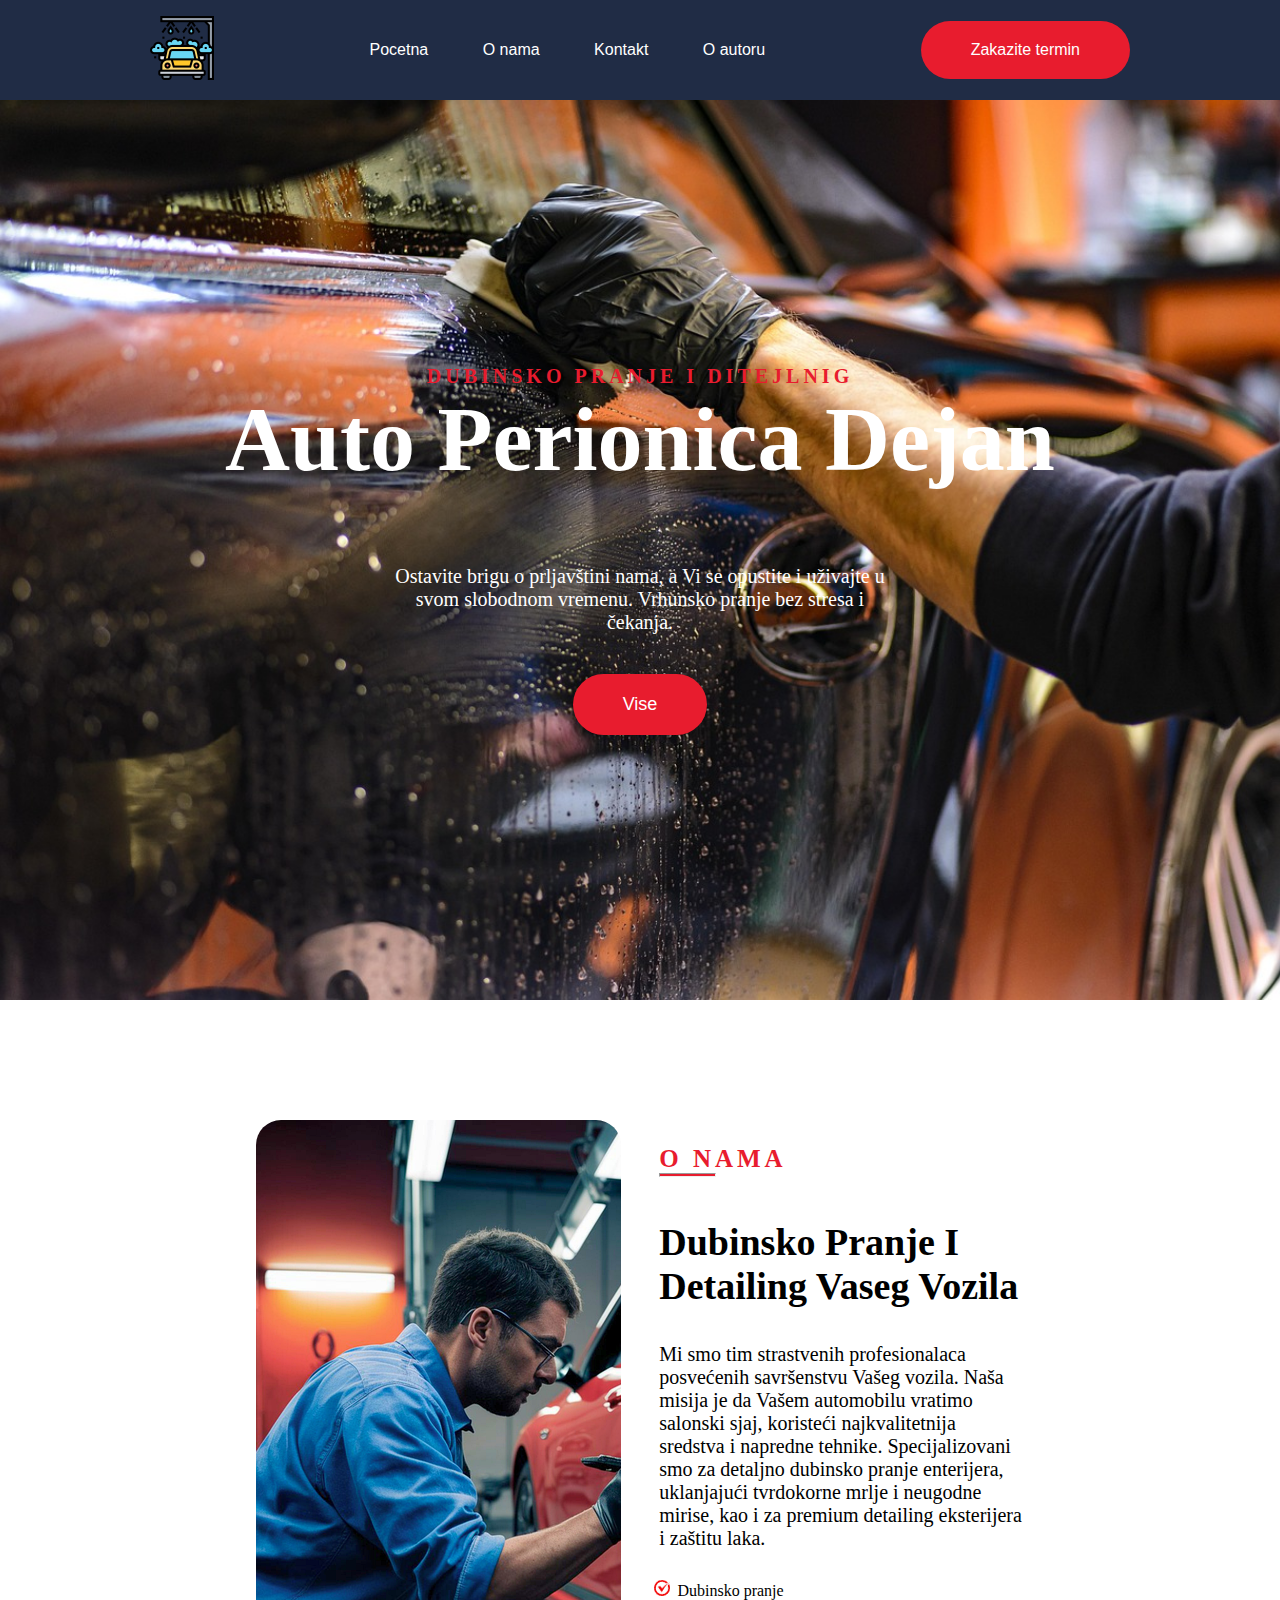
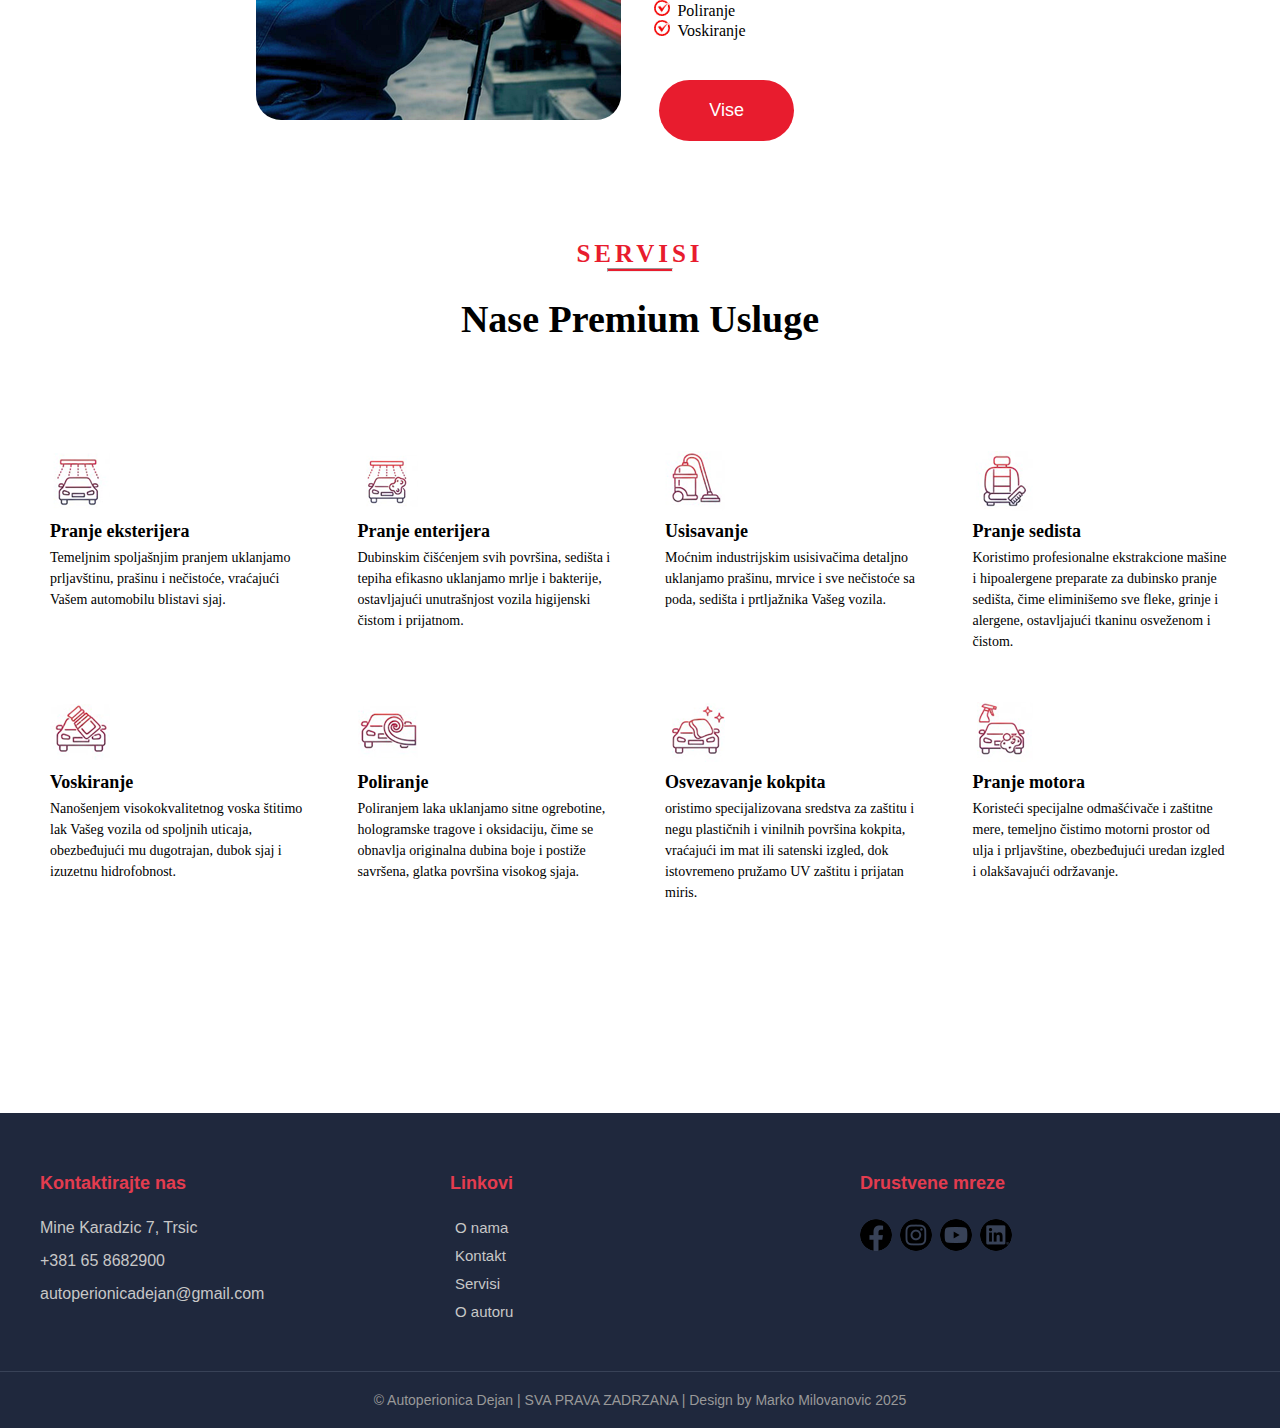
<file: index.html>
<!DOCTYPE html>
<html lang="en">
  <head>
    <meta charset="UTF-8" />
    <meta name="viewport" content="width=device-width, initial-scale=1.0" />
    <meta name="description" content="Autoperionica Dejan nudi profesionalno pranje automobila, unutrašnje i spoljašnje čišćenje i negu vozila.">
    <meta name="keywords" content="autoperionica, pranje automobila, auto pranje, unutrašnje pranje auta, spoljašnje pranje vozila, dubinsko pranje, nega vozila, Autoperionica Dejan
">
    <link rel="stylesheet" href="css/style.css" type="text/css" />
    <link rel="icon" type="image/png" sizes="32x32" href="favicon.png">
    

    <title>Autoperionica Dejan</title>
  </head>
  <body>
   
    <header>
     
      <a href="index.html"><div id="logo"><img src="assets/logo.png" alt="Logo"/></div></a>
      <nav id="navigation">
        <a href="index.html" class="menu"> Pocetna</a>
        <a href="about.html" class="menu margin-left-10px"> O nama</a>
        <a href="contact.html" class="menu margin-left-10px"> Kontakt</a>
        <a href="autor.html" class="menu margin-left-10px"> O autoru</a>
      </nav>
      <a href="contact.html"><div id="term" class="button-hover">Zakazite termin</div></a>
    </header>
  
  <div class="bg-box bg-img">
        <div class="slogan"> 
        
        <h3> Dubinsko pranje i ditejlnig</h3>
        <h1> Auto perionica Dejan</h1>
        <br/><br/><br/>
        <p>Ostavite brigu o prljavštini nama, a Vi se opustite i uživajte u svom slobodnom vremenu. Vrhunsko pranje bez stresa i čekanja. </p>
        <a href="about.html"><button class="button-hover"> Vise </button></a>
    </div>
  </div>
    
  <div id="about-us">

    <div class="about-us-block car-about-us">
      

    </div>

    <div class="about-us-block about-us-content">

      <p class="section-title"> O nama
      <hr class="line">
      </p>
      <br>
      <h1> Dubinsko pranje i detailing vaseg vozila</h1>
      <p class="about-us-description">

        Mi smo tim strastvenih profesionalaca posvećenih savršenstvu Vašeg vozila. Naša misija je da Vašem automobilu vratimo salonski sjaj, koristeći najkvalitetnija sredstva i napredne tehnike. Specijalizovani smo za detaljno dubinsko pranje enterijera, uklanjajući tvrdokorne mrlje i neugodne mirise, kao i za premium detailing eksterijera i zaštitu laka.

      </p>
      <ul class="margin-bottom-40px">
        <li class="red-check-mark">Dubinsko pranje</li>
        <li class="red-check-mark">Poliranje</li>
        <li class="red-check-mark">Voskiranje</li>
      </ul>

       <a href="about.html" ><button class="button-hover"> Vise </button></a>

    </div>
</div>

    <div class="services-block">

    <div class="services-content">
      <p class="section-title"> Servisi
      <hr class="services-line">
      </p>
      <h1> Nase premium usluge</h1>
    </div>
  
    <div class="services-grid">
        
        <div class="service-item">
            <div class="icon-placeholder exterior-washing"></div>
            <h3>Pranje eksterijera</h3>
            <p>Temeljnim spoljašnjim pranjem uklanjamo prljavštinu, prašinu i nečistoće, vraćajući Vašem automobilu blistavi sjaj.</p>
        </div>
        
        <div class="service-item">
            <div class="icon-placeholder interior-washing"></div>
            <h3>Pranje enterijera</h3>
            <p>Dubinskim čišćenjem svih površina, sedišta i tepiha efikasno uklanjamo mrlje i bakterije, ostavljajući unutrašnjost vozila higijenski čistom i prijatnom.</p>
        </div>

        <div class="service-item">
            <div class="icon-placeholder vacuum-cleaning"></div>
            <h3>Usisavanje</h3>
            <p>Moćnim industrijskim usisivačima detaljno uklanjamo prašinu, mrvice i sve nečistoće sa poda, sedišta i prtljažnika Vašeg vozila.</p>
        </div>

        <div class="service-item">
            <div class="icon-placeholder seats-washing"></div>
            <h3>Pranje sedista</h3>
            <p>Koristimo profesionalne ekstrakcione mašine i hipoalergene preparate za dubinsko pranje sedišta, čime eliminišemo sve fleke, grinje i alergene, ostavljajući tkaninu osveženom i čistom.</p>
        </div>
        
        <div class="service-item">
            <div class="icon-placeholder waxing"></div>
            <h3>Voskiranje</h3>
            <p>Nanošenjem visokokvalitetnog voska štitimo lak Vašeg vozila od spoljnih uticaja, obezbeđujući mu dugotrajan, dubok sjaj i izuzetnu hidrofobnost.</p>
        </div>

        <div class="service-item">
            <div class="icon-placeholder polish"></div>
            <h3>Poliranje</h3>
            <p>Poliranjem laka uklanjamo sitne ogrebotine, hologramske tragove i oksidaciju, čime se obnavlja originalna dubina boje i postiže savršena, glatka površina visokog sjaja.</p>
        </div>
        
        <div class="service-item">
            <div class="icon-placeholder cockpit"></div>
            <h3>Osvezavanje kokpita</h3>
            <p>oristimo specijalizovana sredstva za zaštitu i negu plastičnih i vinilnih površina kokpita, vraćajući im mat ili satenski izgled, dok istovremeno pružamo UV zaštitu i prijatan miris.</p>
        </div>

        <div class="service-item">
            <div class="icon-placeholder engine"></div>
            <h3>Pranje motora</h3>
            <p>Koristeći specijalne odmašćivače i zaštitne mere, temeljno čistimo motorni prostor od ulja i prljavštine, obezbeđujući uredan izgled i olakšavajući održavanje.</p>
        </div>
    
    
    </div>


    <footer class="site-footer">
    <div class="footer-container">
        
        <div class="footer-column contact-info">
            <h4>Kontaktirajte nas</h4>
            <ul>
                <li>
                   Mine Karadzic 7, Trsic 
                </li>
                <li>
                     +381 65 8682900
                </li>
                <li>
                  autoperionicadejan@gmail.com
                </li>
            </ul>
            
        </div>
        
        <div class="footer-column quick-links">
            <h4>Linkovi</h4>
            <ul>
                <li><a href="about.html" >O nama</a></li>
                <li><a href="contact.html" >Kontakt</a></li>
                <li><a href="services.html" >Servisi</a></li>
                <li><a href="autor.html" >O autoru</a></li>
               
            </ul>
        </div>
        
        <div class="footer-column quick-links">
            <h4>Drustvene mreze</h4>
            <div class="social-links">
             
                <a href="https://www.facebook.com/" target="_blank" class="social-icon facebook"></a>
                <a href="https://www.instagram.com/" target="_blank" class="social-icon instagram"></a>
                <a href="https://www.youtube.com/" target="_blank" class="social-icon youtube"></a>
                <a href="https://www.linkedin.com/" target="_blank" class="social-icon linkedin"></a>
            </div>
        </div>
        
        

    </div>
    
    <div class="footer-bottom">
        <p>&copy; Autoperionica Dejan | SVA PRAVA ZADRZANA | Design by Marko Milovanovic 2025 </p>
    </div>
</footer>
   


  </body>
</html>
</file>
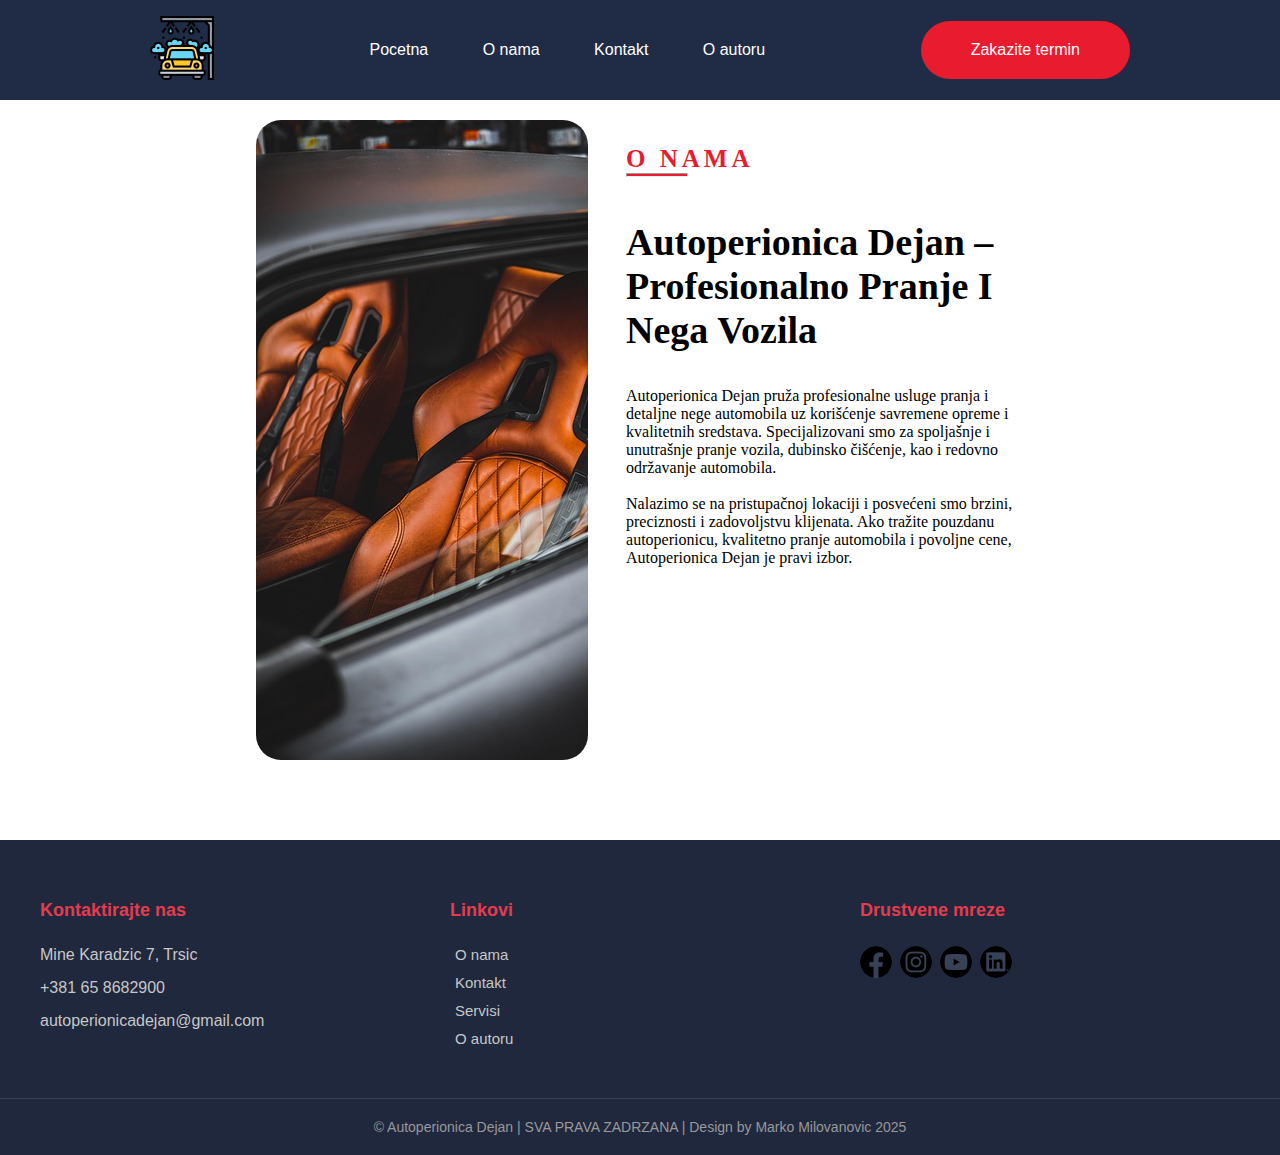
<file: about.html>
<!DOCTYPE html>
<html lang="en">
  <head>
    <meta charset="UTF-8" />
    <meta name="viewport" content="width=device-width, initial-scale=1.0" />
    <meta name="description" content="Autoperionica Dejan je porodična firma specijalizovana za profesionalno pranje i negu automobila. Kvalitetna usluga i dugogodišnje iskustvo.">
    <meta name="keywords" content="o nama, Autoperionica Dejan, profesionalno pranje automobila, iskustvo i posvećenost, porodična autoperionica">
    <link rel="stylesheet" href="css/style.css" type="text/css" />
    <link rel="icon" type="image/png" sizes="32x32" href="favicon.png">
    <title>Autoperionica Dejan</title>
  </head>
  <body>
   
    <header>
     
      <a href="index.html"><div id="logo"><img src="assets/logo.png" alt="Logo"/></div></a>
      <nav id="navigation">
        <a href="index.html" class="menu"> Pocetna</a>
        <a href="about.html" class="menu margin-left-10px"> O nama</a>
        <a href="contact.html" class="menu margin-left-10px"> Kontakt</a>
        <a href="autor.html" class="menu margin-left-10px"> O autoru</a>
      </nav>
      <a href="#"><div id="term" class="button-hover">Zakazite termin</div></a>
    </header>





<div id="about-us">

    <div class="about-us-block car-about-us about_us_2">
      



    </div>

    <div class="about-us-block about-us-content">

      <p class="section-title"> O Nama
      <hr class="line">
      </p>
      <br>
      <h1> Autoperionica Dejan – Profesionalno pranje i nega vozila</h1>
    
<p class="about-us-description"></p>
Autoperionica Dejan pruža profesionalne usluge pranja i detaljne nege 
automobila uz korišćenje savremene opreme i kvalitetnih sredstava. 
Specijalizovani smo za spoljašnje i unutrašnje pranje vozila, dubinsko čišćenje,
kao i redovno održavanje automobila. <br/></br>

Nalazimo se na pristupačnoj lokaciji i posvećeni smo brzini, preciznosti i zadovoljstvu klijenata. Ako tražite pouzdanu autoperionicu, kvalitetno pranje automobila i povoljne cene, Autoperionica Dejan je pravi izbor.      </p>
    </p>      
</div>
</div>







        <footer class="site-footer">
    <div class="footer-container">
        
        <div class="footer-column contact-info">
            <h4>Kontaktirajte nas</h4>
            <ul>
                <li>
                   Mine Karadzic 7, Trsic 
                </li>
                <li>
                     +381 65 8682900
                </li>
                <li>
                  autoperionicadejan@gmail.com
                </li>
            </ul>
            
        </div>
        
        <div class="footer-column quick-links">
            <h4>Linkovi</h4>
            <ul>
                <li><a href="about.html" >O nama</a></li>
                <li><a href="contact.html" >Kontakt</a></li>
                <li><a href="services.html" >Servisi</a></li>
                <li><a href="autor.html" >O autoru</a></li>
               
            </ul>
        </div>
        
        <div class="footer-column quick-links">
            <h4>Drustvene mreze</h4>
            <div class="social-links">
             
                <a href="https://www.facebook.com/" target="_blank" class="social-icon facebook"></a>
                <a href="https://www.instagram.com/" target="_blank" class="social-icon instagram"></a>
                <a href="https://www.youtube.com/" target="_blank" class="social-icon youtube"></a>
                <a href="https://www.linkedin.com/" target="_blank" class="social-icon linkedin"></a>
            </div>
        </div>
        
        

    </div>
    
    <div class="footer-bottom">
        <p>&copy; Autoperionica Dejan | SVA PRAVA ZADRZANA | Design by Marko Milovanovic 2025 </p>
    </div>
</footer>
   


  </body>
</html>
</file>
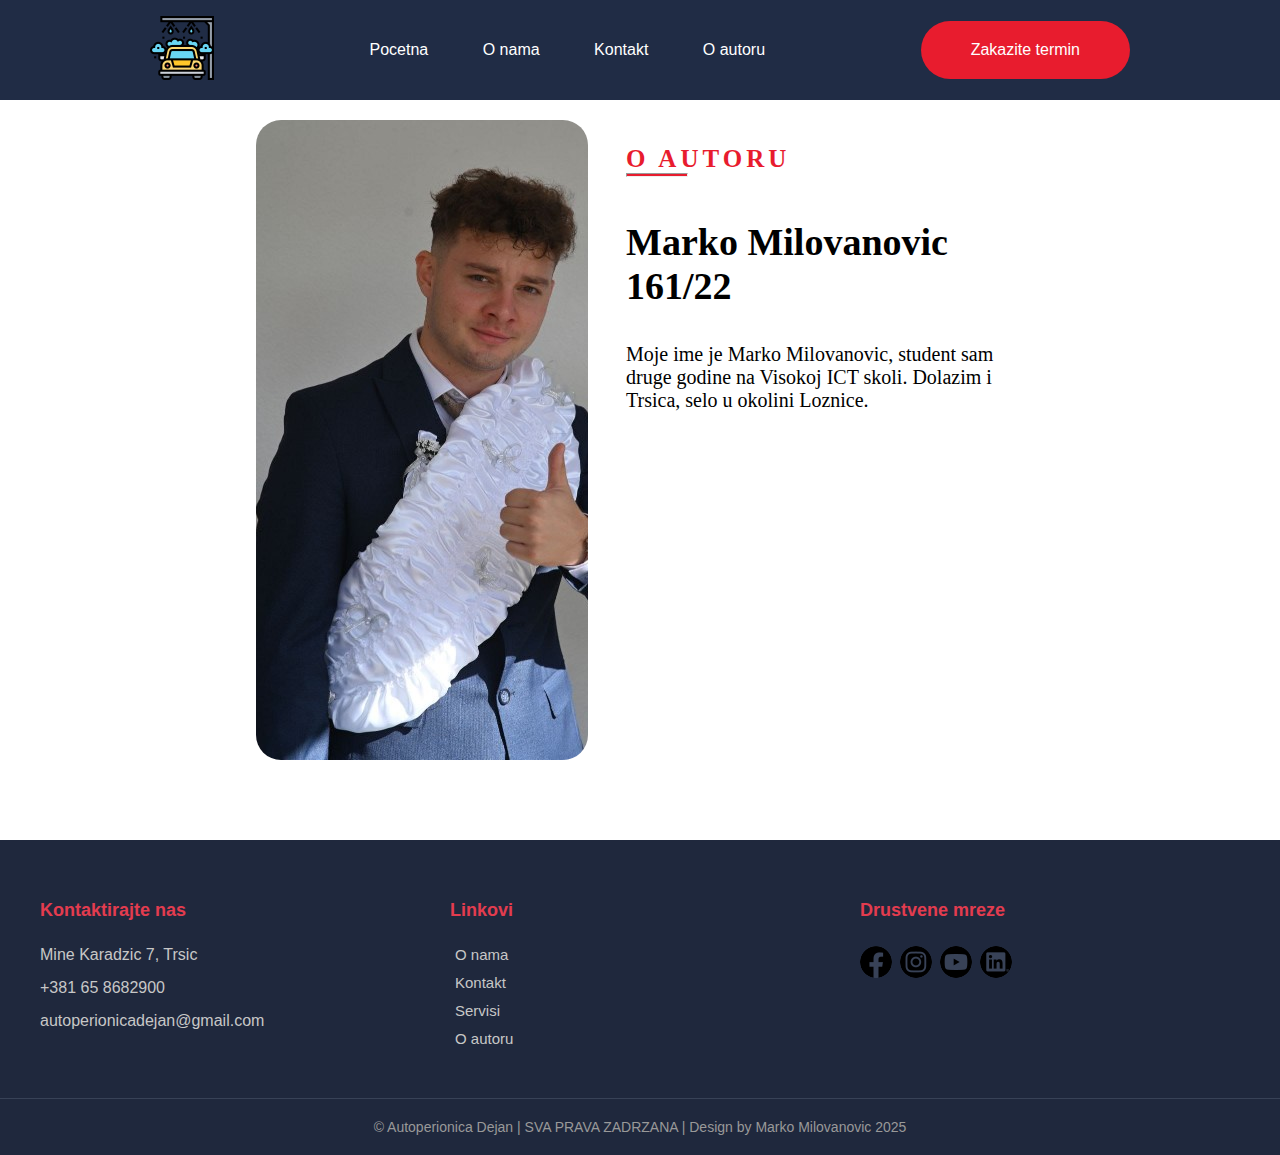
<file: autor.html>
<!DOCTYPE html>
<html lang="en">
  <head>
    <meta charset="UTF-8" />
    <meta name="viewport" content="width=device-width, initial-scale=1.0" />
    <meta name="description" content="Saznajte više o osnivaču Autoperionice Dejan i njegovoj posvećenosti kvalitetnom pranju automobila.">
    <meta name="keywords" content="o autoru, vlasnik Autoperionice Dejan, Dejan autoperionica, profesionalno pranje, iskustvo u nezi vozila">

    <link rel="stylesheet" href="css/style.css" type="text/css" />
    <link rel="icon" type="image/png" sizes="32x32" href="favicon.png">
    
    <title>Autoperionica Dejan</title>
  </head>
  <body>
    <header>
     
      <a href="index.html"><div id="logo"><img src="assets/logo.png" alt="Logo"/></div></a>
      <nav id="navigation">
        <a href="index.html" class="menu"> Pocetna</a>
        <a href="about.html" class="menu margin-left-10px"> O nama</a>
        <a href="contact.html" class="menu margin-left-10px"> Kontakt</a>
        <a href="autor.html" class="menu margin-left-10px"> O autoru</a>
      </nav>
      <a href="contact.html"><div id="term" class="button-hover">Zakazite termin</div></a>
    </header>





    <div id="about-us">

    <div class="about-us-block car-about-us autor">
      



    </div>

    <div class="about-us-block about-us-content">

      <p class="section-title"> O autoru
      <hr class="line">
      </p>
      <br>
      <h1> Marko Milovanovic 161/22</h1>
      <p class="about-us-description">

        Moje ime je Marko Milovanovic, student sam druge godine na Visokoj ICT skoli. Dolazim i Trsica, selo u okolini Loznice.
      </p>
      </div>
</div>











        <footer class="site-footer">
    <div class="footer-container">
        
        <div class="footer-column contact-info">
            <h4>Kontaktirajte nas</h4>
            <ul>
                <li>
                   Mine Karadzic 7, Trsic 
                </li>
                <li>
                     +381 65 8682900
                </li>
                <li>
                  autoperionicadejan@gmail.com
                </li>
            </ul>
            
        </div>
        
        <div class="footer-column quick-links">
            <h4>Linkovi</h4>
            <ul>
                <li><a href="about.html" >O nama</a></li>
                <li><a href="contact.html" >Kontakt</a></li>
                <li><a href="services.html" >Servisi</a></li>
                <li><a href="autor.html" >O autoru</a></li>
               
            </ul>
        </div>
        
        <div class="footer-column quick-links">
            <h4>Drustvene mreze</h4>
            <div class="social-links">
             
                <a href="https://www.facebook.com/" target="_blank" class="social-icon facebook"></a>
                <a href="https://www.instagram.com/" target="_blank" class="social-icon instagram"></a>
                <a href="https://www.youtube.com/" target="_blank" class="social-icon youtube"></a>
                <a href="https://www.linkedin.com/" target="_blank" class="social-icon linkedin"></a>
            </div>
        </div>
        
        

    </div>
    
    <div class="footer-bottom">
        <p>&copy; Autoperionica Dejan | SVA PRAVA ZADRZANA | Design by Marko Milovanovic 2025 </p>
    </div>
</footer>
   


  </body>
</html>
</file>
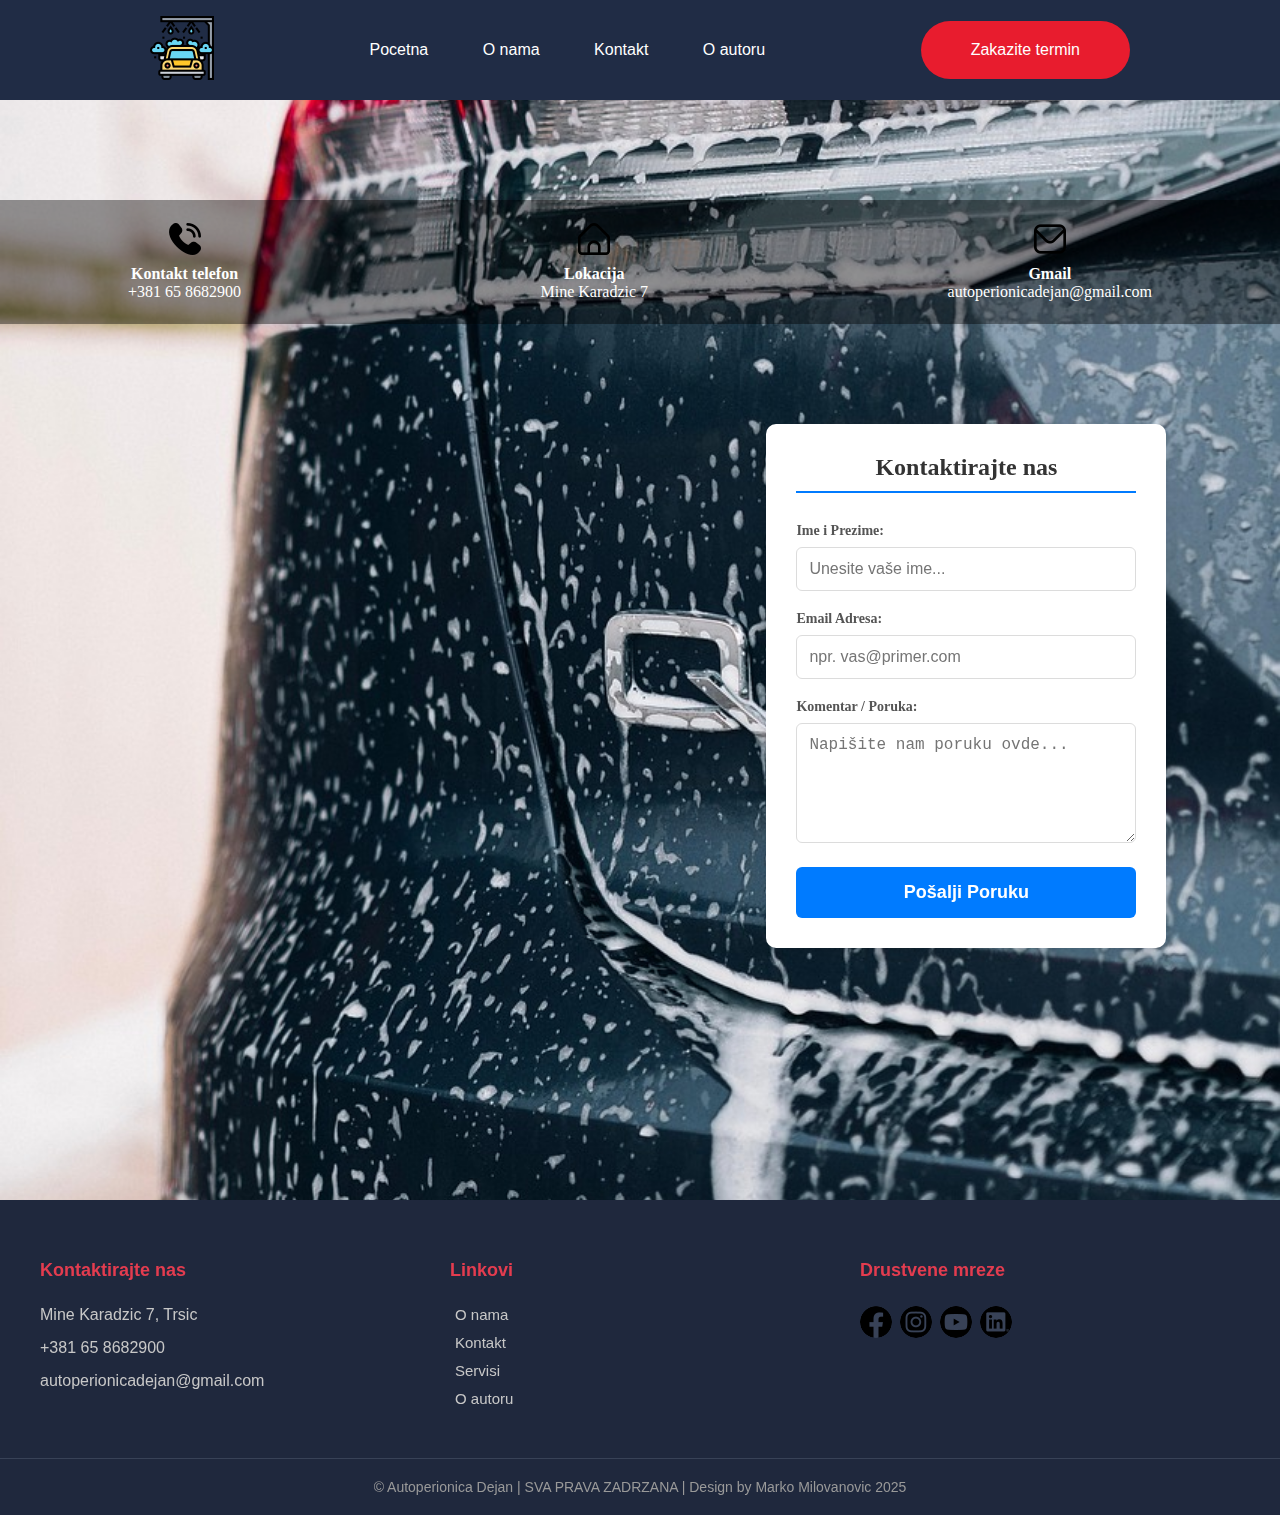
<file: contact.html>
<!DOCTYPE html>
<html lang="en">
  <head>
    <meta charset="UTF-8" />
    <meta name="viewport" content="width=device-width, initial-scale=1.0" />
    <meta
      name="description"
      content="Kontaktirajte Autoperionicu Dejan za profesionalno pranje automobila."
    />
    <meta
      name="keywords"
      content="kontakt autoperionica, pozovi autoperionicu, adresa Autoperionica Dejan, radno vreme Autoperionica, Autoperionica Dejan kontakt"
    />
    <link rel="stylesheet" href="css/style.css" type="text/css" />
    <link rel="icon" type="image/png" sizes="32x32" href="favicon.png" />
    <title>Autoperionica Dejan</title>
  </head>
  <body>
    <header>
      <a href="index.html"
        ><div id="logo"><img src="assets/logo.png" alt="Logo" /></div
      ></a>
      <nav id="navigation">
        <a href="index.html" class="menu"> Pocetna</a>
        <a href="about.html" class="menu margin-left-10px"> O nama</a>
        <a href="contact.html" class="menu margin-left-10px"> Kontakt</a>
        <a href="autor.html" class="menu margin-left-10px"> O autoru</a>
      </nav>
      <a href="contact.html"><div id="term" class="button-hover">Zakazite termin</div></a>
    </header>

    <div class="bg-box bg-img contact">
      <div class="contact-info-n">
        <div class="item-contact-info">
          <div class="item-info-img phone"></div>
          <div class="item-info-text">
            <h4>Kontakt telefon</h4>
            <p>+381 65 8682900</p>
          </div>
        </div>

        <div class="item-contact-info">
          <div class="item-info-img address"></div>
          <div class="item-info-text">
            <h4>Lokacija</h4>
            <p>Mine Karadzic 7</p>
          </div>
        </div>

        <div class="item-contact-info">
          <div class="item-info-img gmail"></div>
          <div class="item-info-text">
            <h4>Gmail</h4>
            <p>autoperionicadejan@gmail.com</p>
          </div>
        </div>
      </div>

      <div class="contact-map-form">
        <div>
          <iframe
            src="https://www.google.com/maps/embed?pb=!1m18!1m12!1m3!1d1422.8646591918625!2d19.259093588598763!3d44.500212887117264!2m3!1f0!2f0!3f0!3m2!1i1024!2i768!4f13.1!3m3!1m2!1s0x475963d3d9d4a967%3A0x38951a684c1192ee!2sAutoperionica%20Dejan%20Tr%C5%A1i%C4%87!5e0!3m2!1ssr!2srs!4v1762748745663!5m2!1ssr!2srs"
            width="600"
            height="550"
            style="border: 0"
            allowfullscreen=""
            loading="lazy"
            referrerpolicy="no-referrer-when-downgrade"
          >
          </iframe>
        </div>

        <div>
          <form class="contact-form">
            <h2 class="form-title">Kontaktirajte nas</h2>

            <div class="form-group">
              <label for="name">Ime i Prezime:</label>
              <input
                type="text"
                id="name"
                name="ime_prezime"
                placeholder="Unesite vaše ime..."
                required
              />
            </div>

            <div class="form-group">
              <label for="email">Email Adresa:</label>
              <input
                type="email"
                id="email"
                name="email_adresa"
                placeholder="npr. vas@primer.com"
                required
              />
            </div>

            <div class="form-group">
              <label for="comment">Komentar / Poruka:</label>
              <textarea
                id="comment"
                name="tekst_poruke"
                rows="5"
                placeholder="Napišite nam poruku ovde..."
                required
              ></textarea>
            </div>

            <button type="submit" class="submit-button">Pošalji Poruku</button>
          </form>
        </div>
      </div>
    </div>

    <footer class="site-footer">
      <div class="footer-container">
        <div class="footer-column contact-info">
          <h4>Kontaktirajte nas</h4>
          <ul>
            <li>Mine Karadzic 7, Trsic</li>
            <li>+381 65 8682900</li>
            <li>autoperionicadejan@gmail.com</li>
          </ul>
        </div>

        <div class="footer-column quick-links">
          <h4>Linkovi</h4>
          <ul>
            <li><a href="about.html">O nama</a></li>
            <li><a href="contact.html">Kontakt</a></li>
            <li><a href="services.html">Servisi</a></li>
            <li><a href="autor.html">O autoru</a></li>
          </ul>
        </div>

        <div class="footer-column quick-links">
          <h4>Drustvene mreze</h4>
          <div class="social-links">
            <a
              href="https://www.facebook.com/"
              target="_blank"
              class="social-icon facebook"
            ></a>
            <a
              href="https://www.instagram.com/"
              target="_blank"
              class="social-icon instagram"
            ></a>
            <a
              href="https://www.youtube.com/"
              target="_blank"
              class="social-icon youtube"
            ></a>
            <a
              href="https://www.linkedin.com/"
              target="_blank"
              class="social-icon linkedin"
            ></a>
          </div>
        </div>
      </div>

      <div class="footer-bottom">
        <p>
          &copy; Autoperionica Dejan | SVA PRAVA ZADRZANA | Design by Marko
          Milovanovic 2025
        </p>
      </div>
    </footer>
  </body>
</html>
</file>
<file: css/style.css>
* {
  margin: 0px;
  padding: 0px;
}

/* index */

a:visited {
  color: #fff;
  text-decoration: none;
}
a:link {
  color: #fff;
  text-decoration: none;
}

header {
  font-family: "Franklin Gothic Medium", "Arial Narrow", Arial, sans-serif;
  position: sticky;
  top: 0;
  color: #fff;
  height: 100px;
  padding: 0px 150px;
  display: flex;
  justify-content: space-between;
  align-items: center;
  background-color: #202c45;
  z-index: 24;
}

#navigation {
  padding: 0px 20px;
}
.menu {
  width: 10px;
  height: 50px;
  padding: 20px;
  border-radius: 35%;
}
.menu:hover {
  color: #e81c2e;
}
.margin-left-10px {
  margin-left: 10px;
}

#term {
  background-color: #e81c2e;
  padding: 20px 50px;
  border-radius: 65px;
}

.bg-box {
  display: flex;
  justify-content: center;
  align-items: center;
  height: 900px;
  width: 100%;
  margin-bottom: 100px;
}
.bg-img {
  background-image: url("../assets/bg-img.jpg");
  background-repeat: no-repeat;
  background-position: center;
  background-size: cover;
}
.slogan h3 {
  color: #e81c2e;
  font-size: 20px;
  font-weight: 700;
  letter-spacing: 4px;
  text-transform: uppercase;
  margin-bottom: 0px;
}
.slogan {
  position: absolute;
  max-width: 900px;
  padding: 0 15px;
  text-align: center;
  display: flex;
  align-items: center;
  justify-content: center;
  flex-direction: column;
  z-index: 2;
}

.slogan p {
  max-width: 500px;
  color: #fff;
  font-size: 20px;
  margin-bottom: 40px;
}
.slogan h1 {
  color: #ffffff;
  font-size: 90px;
  font-weight: 700;
  margin-bottom: 20px;
  text-transform: capitalize;
}

.slogan button {
  padding: 20px 50px;
  text-align: center;
  font-size: 18px;
  font-weight: 500;
  color: #ffffff;
  background: #e81c2e;
  border: none;
  border-radius: 60px;
}

#about-us {
  margin: auto;
  display: flex;
  justify-content: space-between;
  padding: 20px;
  height: 600px;
  width: 60%;
  margin-bottom: 100px;
}

.about-us-block {
  width: 100%;
  height: 600px;
}

.car-about-us {
  background-image: url("../assets/car-about-us.png");
  background-repeat: no-repeat;
  border-radius: 25px;
}

.about-us-content {
  margin-left: 5%;
  padding-top: 25px;
}

.section-title {
  color: #e81c2e;
  font-size: 25px;
  font-weight: 700;
  letter-spacing: 4px;
  text-transform: uppercase;
  margin-bottom: 0px;
}
.line {
  width: 15%;
  height: 2px;
  background-color: #e81c2e;
}
.about-us-content h1 {
  margin-top: 25px;
  color: #000;
  font-size: 38px;
  font-weight: 700;
  margin-bottom: 20px;
  text-transform: capitalize;
}
.about-us-description {
  margin-top: 35px;
  max-width: 500px;
  color: #000;
  font-size: 20px;
  margin-bottom: 30px;
}
.about-us-content ul {
  margin-left: 5%;
}
.red-check-mark {
  list-style-image: url("../assets/red-check-mark.png");
}
.about-us-block button {
  padding: 20px 50px;
  text-align: center;
  font-size: 18px;
  font-weight: 500;
  color: #ffffff;
  background: #e81c2e;
  border: none;
  border-radius: 60px;
}
.margin-bottom-40px {
  margin-bottom: 40px;
}
.services-content h1 {
  margin-top: 25px;
  color: #000;
  font-size: 38px;
  font-weight: 700;
  margin-bottom: 20px;
  text-transform: capitalize;
}
.services-content {
  display: flex;
  align-items: center;
  flex-direction: column;
}

.services-line {
  width: 5%;
  height: 2px;
  background-color: #e81c2e;
}

.services-grid {
  display: grid;
  grid-template-columns: repeat(4, 1fr);
  gap: 30px;

  max-width: 1200px;
  margin: 80px auto 200px auto;
  padding: 0 20px;
}

.service-item {
  display: flex;
  flex-direction: column;
  align-items: flex-start;
  text-align: left;
  padding: 10px;
}

.service-item h3 {
  font-size: 18px;
  font-weight: 600;
  color: #000;
  margin: 10px 0 5px 0;
}

.service-item p {
  font-size: 14px;
  color: #000;
  line-height: 1.5;
  margin: 0;
}
.icon-placeholder {
  width: 60px;
  height: 60px;
  border-radius: 5px;
}
.exterior-washing {
  background-image: url("../assets/exterior-washing.png");
}

.interior-washing {
  background-image: url("../assets/interior-washing.png");
}
.vacuum-cleaning {
  background-image: url("../assets/vacuum-cleaning.png");
}
.seats-washing {
  background-image: url("../assets/seats-washing.png");
}
.waxing {
  background-image: url("../assets/waxing.png");
}
.polish {
  background-image: url("../assets/polish.png");
}
.cockpit {
  background-image: url("../assets/cockpit.png");
}
.engine {
  background-image: url("../assets/engine.png");
}

/* Footer */

.site-footer {
  background-color: #1f283d;
  color: #c7c7c7;
  padding: 60px 0 0 0;
  font-family: Arial, sans-serif;
}

.footer-container {
  display: grid;

  grid-template-columns: repeat(3, 1fr);
  gap: 30px;
  max-width: 1200px;
  margin: 0 auto;
  padding: 0 20px 40px 20px;
}

.footer-column h4 {
  color: #e33c4f;
  font-size: 18px;
  font-weight: 700;
  margin-bottom: 25px;
  position: relative;
}

.contact-info ul {
  list-style: none;
  padding: 0;
  margin: 0;
}

.contact-info li {
  display: flex;
  align-items: center;
  margin-bottom: 15px;
}

.quick-links ul {
  list-style: none;
  padding: 0;
  margin: 0;
}

.quick-links li {
  margin-bottom: 10px;
}

.quick-links li a {
  color: #c7c7c7;
  text-decoration: none;
  transition: color 0.3s;
  font-size: 15px;
  margin-left: 5px;
}

.quick-links li a:hover {
  color: #e33c4f;
}

.social-links {
  margin-top: 20px;
  display: flex;
}

.social-icon {
  display: inline-flex;
  justify-content: center;
  align-items: center;
  width: 32px;
  height: 32px;
  background-color: #384257;
  color: #fff;
  border-radius: 50%;
  margin-right: 8px;
  transition: background-color 0.3s;
}

.social-icon:hover {
  background-color: #e33c4f;
}

.footer-bottom {
  border-top: 1px solid #384257;
  padding: 20px;
  text-align: center;
  font-size: 14px;
  color: #999;
}

.footer-bottom a {
  color: #e33c4f;
  text-decoration: none;
}

.facebook {
  background-image: url("../assets/facebook.png");
}
.instagram {
  background-image: url("../assets/instagram.png");
}
.youtube {
  background-image: url("../assets/youtube.png");
}
.linkedin {
  background-image: url("../assets/linkedin.png");
}

.button-hover:hover {
  transform: scale(1.2);
  box-shadow: 0 8px 15px rgba(0, 0, 0, 0.2);
  transition: transform 0.5s ease-in-out, box-shadow 0.5s ease-in-out;
}

/* contact */

.contact {
  background-image: url("../assets/contact-bg.jpg");
  justify-content: space-evenly;
  flex-direction: column;
  margin-bottom: 0px;
  padding-bottom: 200px;
}

.contact-info-n {
  margin-top: 100px;
  display: flex;
  justify-content: space-between;
  align-items: center;
  background-color: rgba(0, 0, 0, 0.4);
  color: #fff;
  padding: 0% 10%;
  width: 100%;
  height: 150px;
  box-sizing: border-box;
}

.item-info-img {
  width: 32px;
  height: 32px;
  margin-bottom: 10px;
}
.item-contact-info {
  display: flex;
  justify-content: space-between;
  align-items: center;
  flex-direction: column;
}
.item-info-text {
  text-align: center;
}

.phone {
  background-image: url("../assets/phone.png");
}
.address {
  background-image: url("../assets/address.png");
}
.gmail {
  background-image: url("../assets/gmail.png");
}

.contact-map-form {
  box-sizing: border-box;
  padding: 0 13%;
  margin-top: 100px;
  display: flex;
  justify-content: space-between;
  width: 100%;
  height: 700px;
}

.contact-form {
  width: 400px;
  padding: 30px;
  background: #ffffff;
  border-radius: 10px;
  box-shadow: 0 8px 20px rgba(0, 0, 0, 0.1);
  box-sizing: border-box;
}

.form-title {
  text-align: center;
  color: #333;
  margin-bottom: 30px;
  font-size: 24px;
  border-bottom: 2px solid #007bff;
  display: inline-block;
  padding-bottom: 10px;
  width: 100%;
}

.form-group {
  margin-bottom: 20px;
}

.contact-form label {
  display: block;
  margin-bottom: 8px;
  font-weight: 600;
  color: #555;
  font-size: 14px;
}

.contact-form input[type="text"],
.contact-form input[type="email"],
.contact-form textarea {
  width: 100%;
  padding: 12px;
  border: 1px solid #dcdcdc;
  border-radius: 6px;
  box-sizing: border-box;
  font-size: 16px;
  transition: border-color 0.3s, box-shadow 0.3s;
}

.contact-form textarea {
  resize: vertical;
  min-height: 120px;
}

.submit-button {
  width: 100%;
  padding: 15px;
  background-color: #007bff;
  color: white;
  border: none;
  border-radius: 6px;
  font-size: 18px;
  font-weight: bold;
  cursor: pointer;
}

.submit-button:hover {
  background-color: #0056b3;
}

.submit-button:active {
  transform: translateY(1px);
}

/* AUTOR */

.autor {
  background-image: url("../assets/autor.jpg");
  width: 640px;
  height: 640px;
}

.about_us_2 {
  background-image: url("../assets/about.jpg");
  width: 640px;
  height: 640px;
}
</file>
